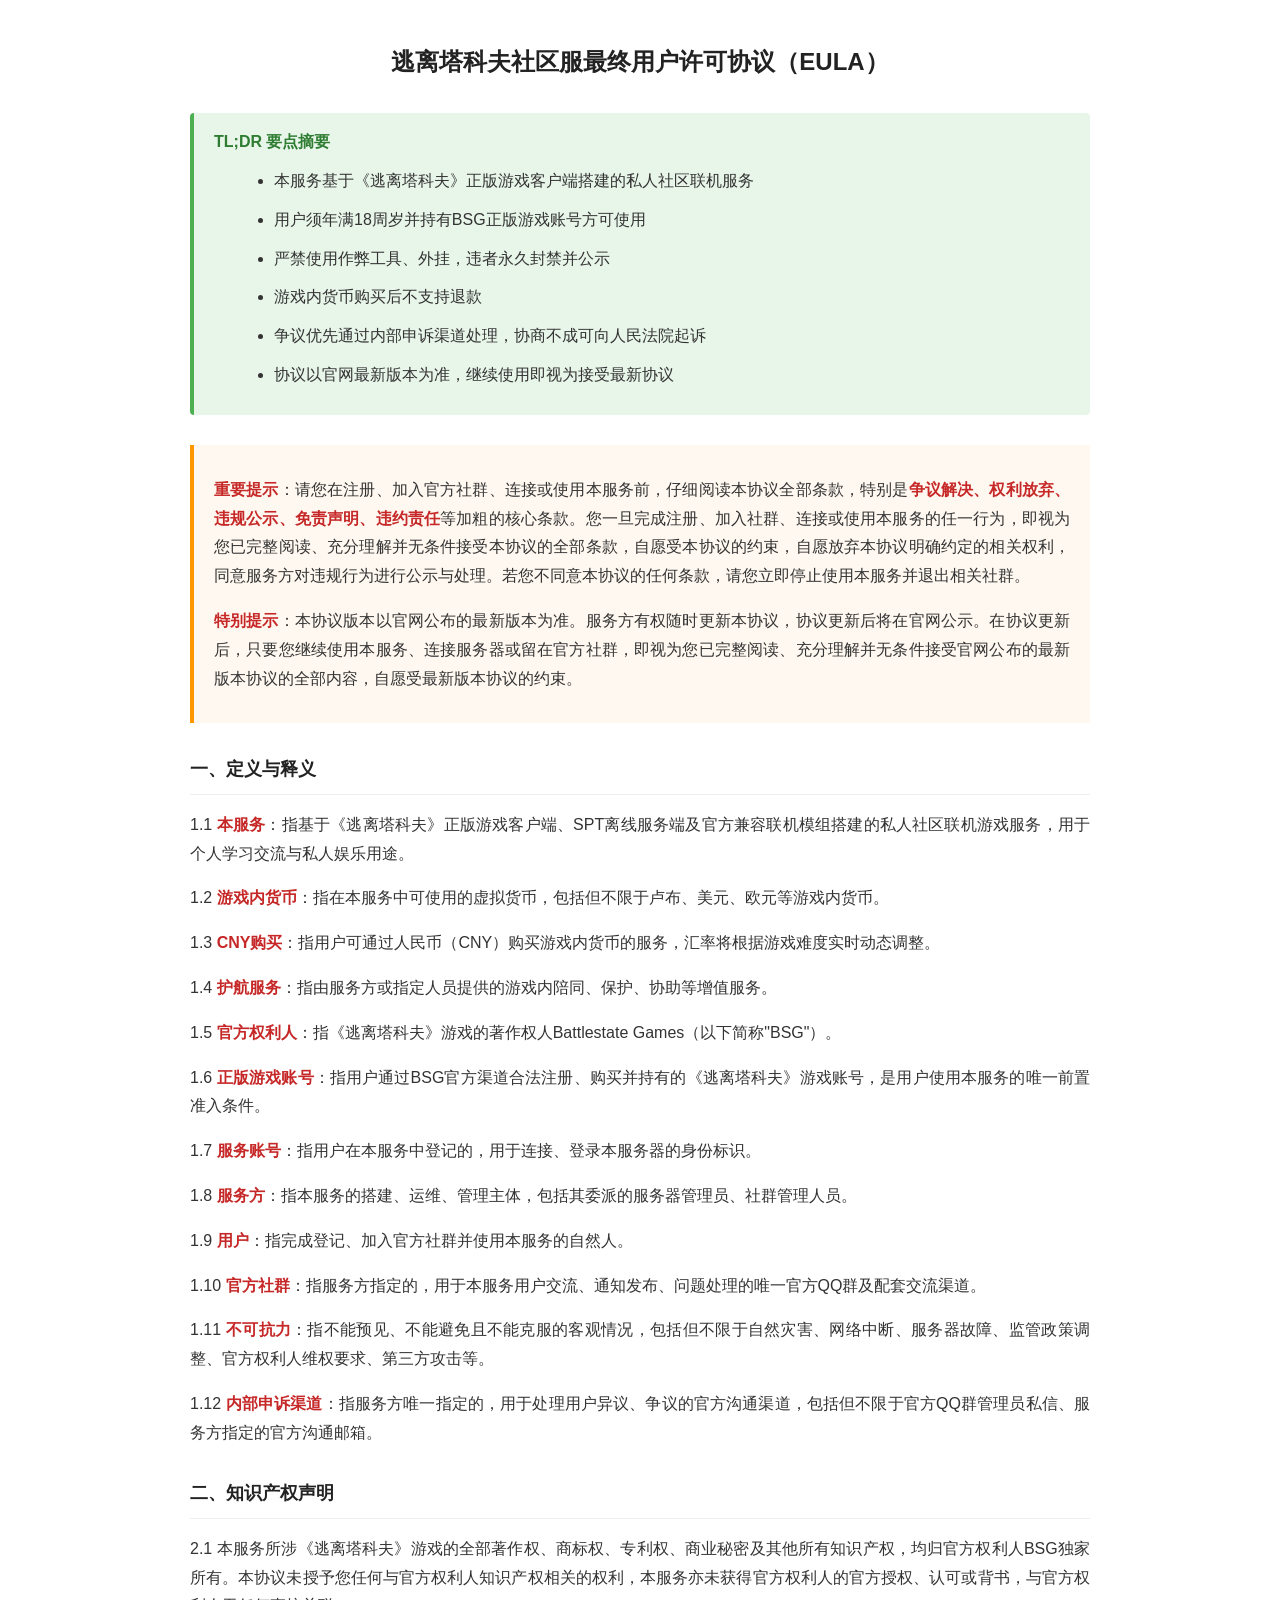
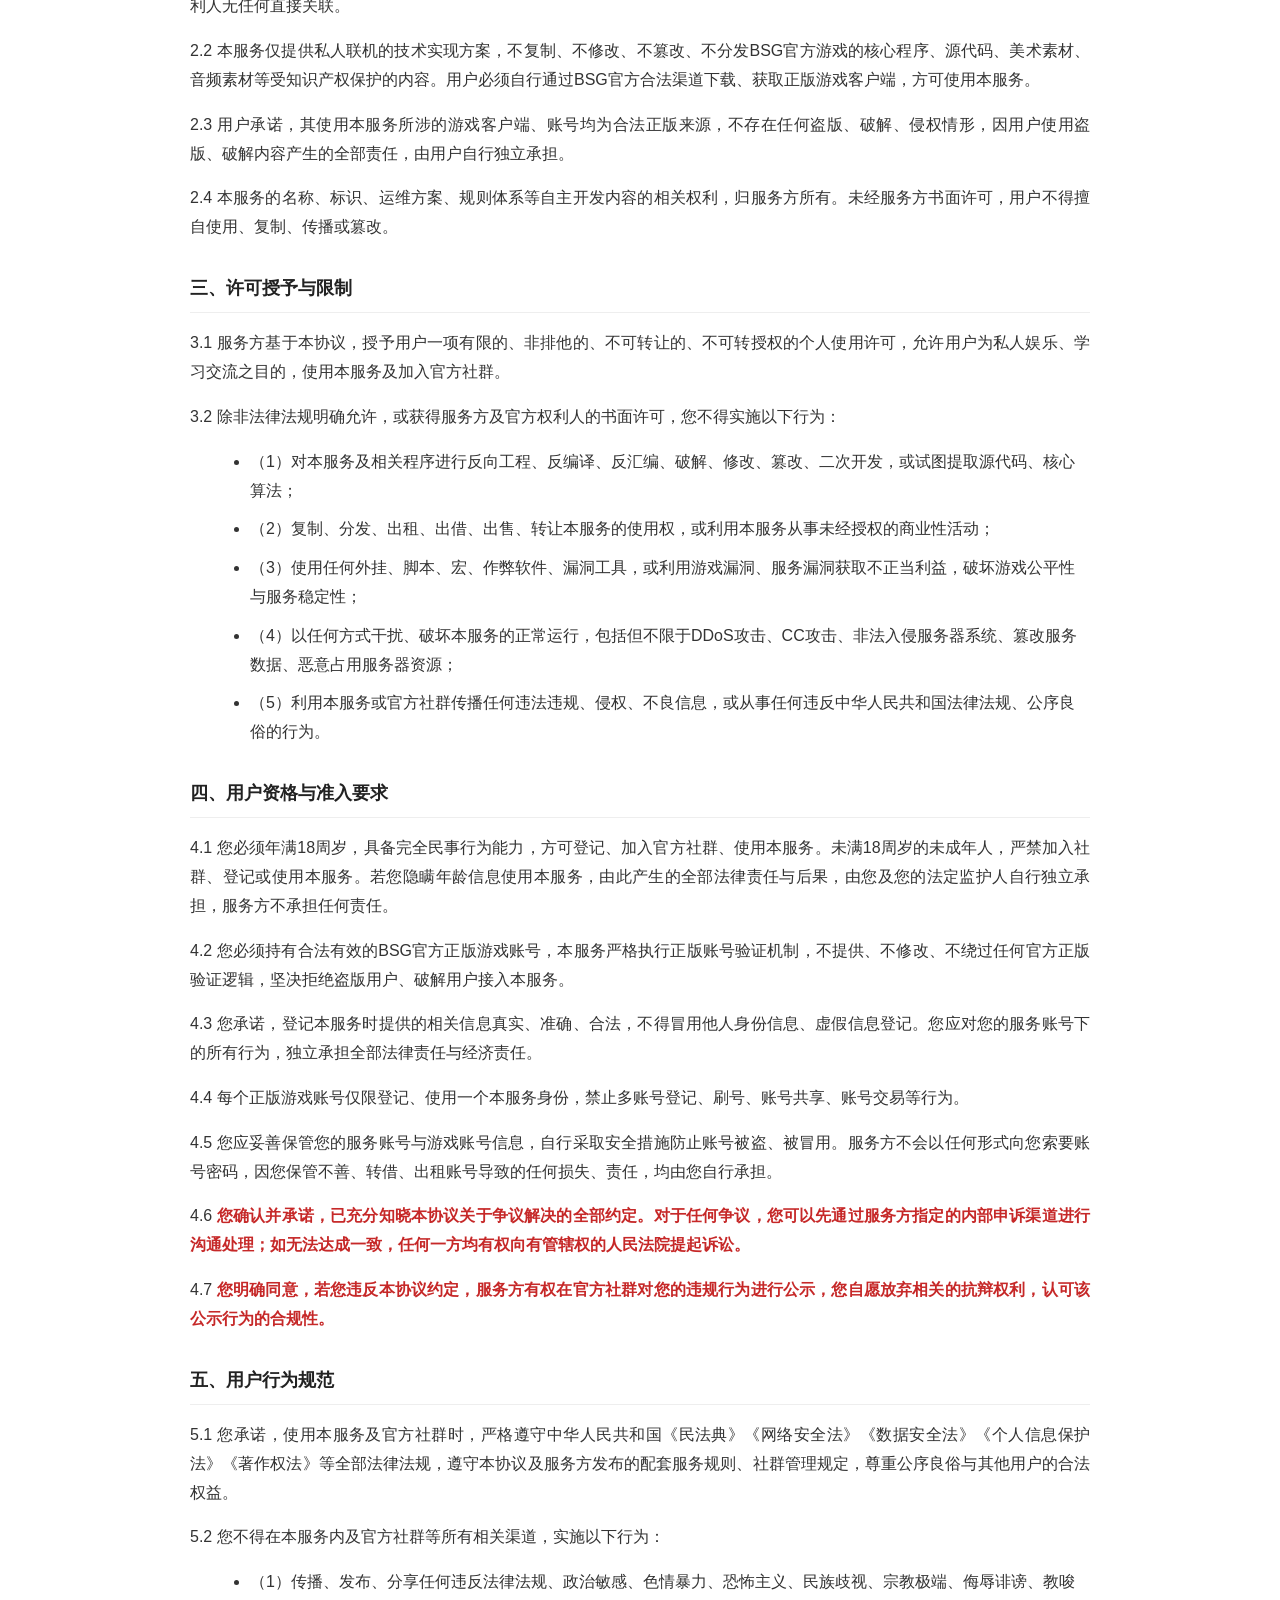
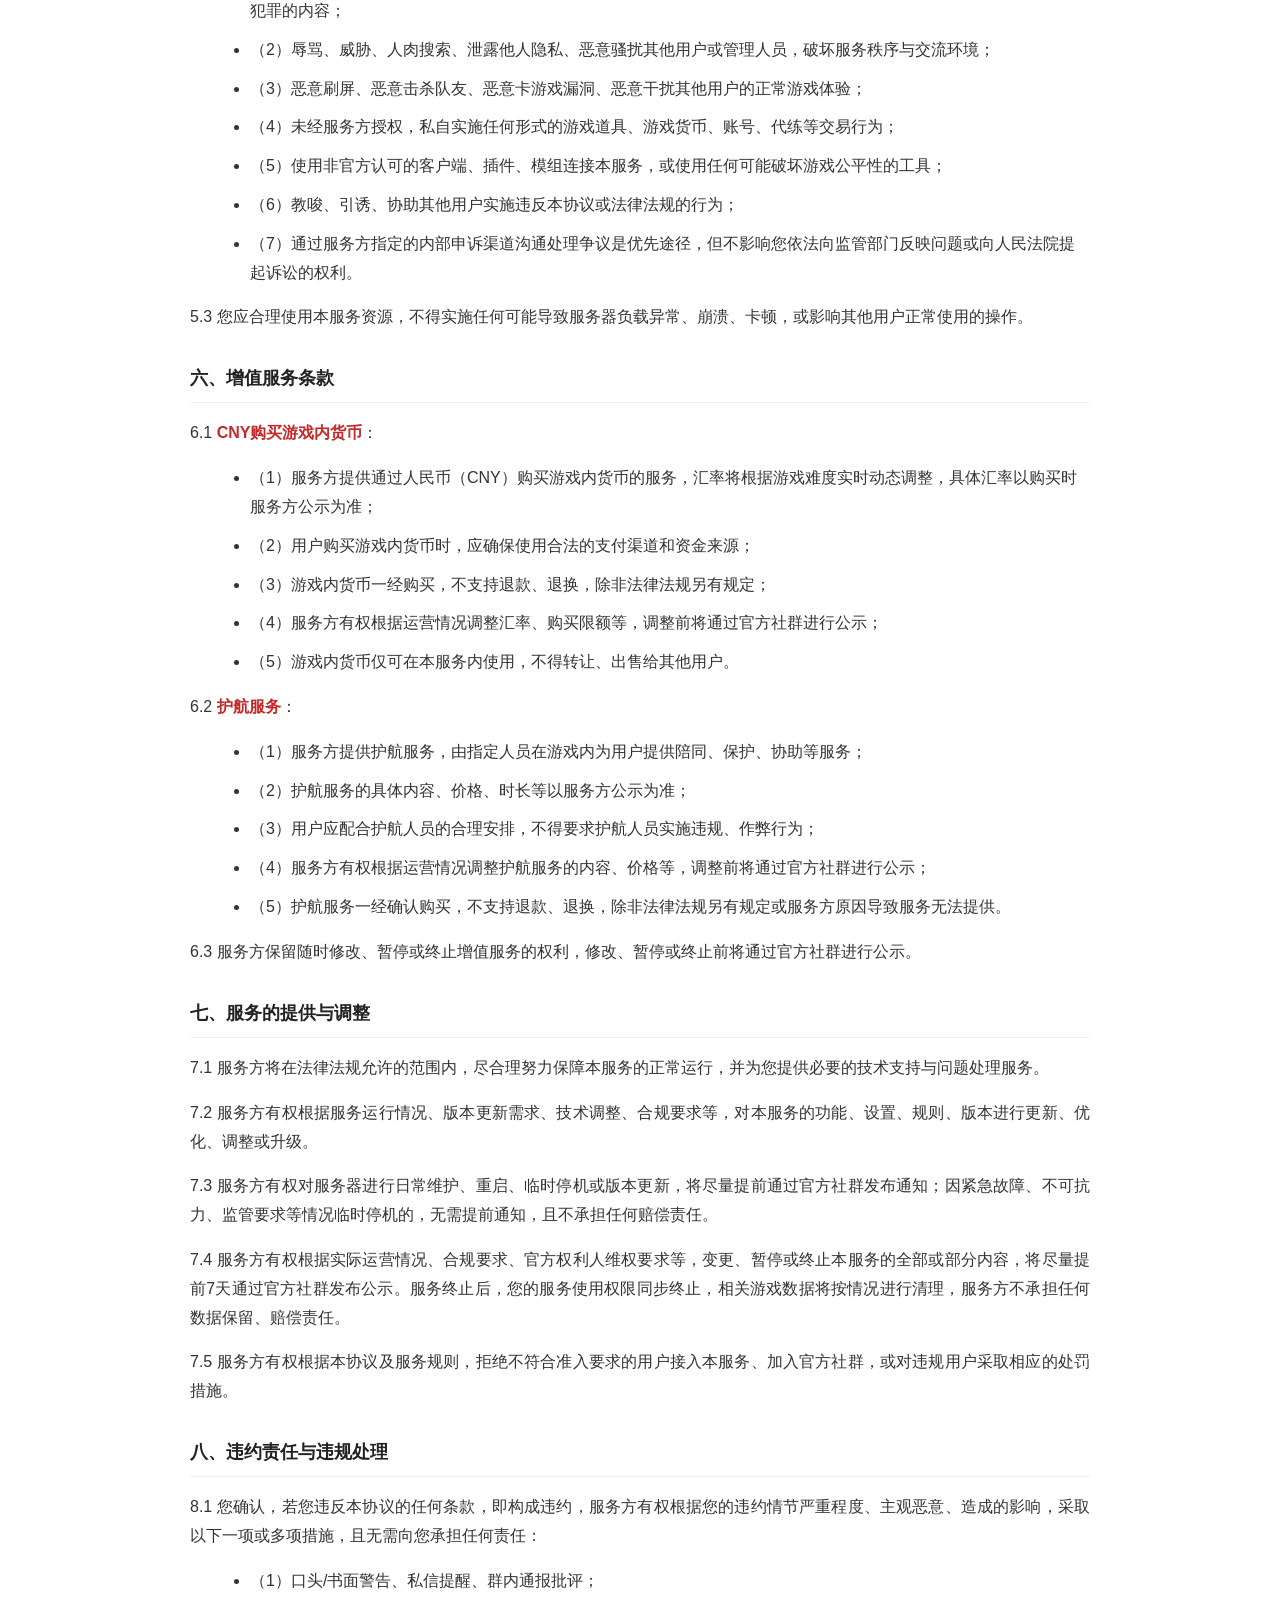
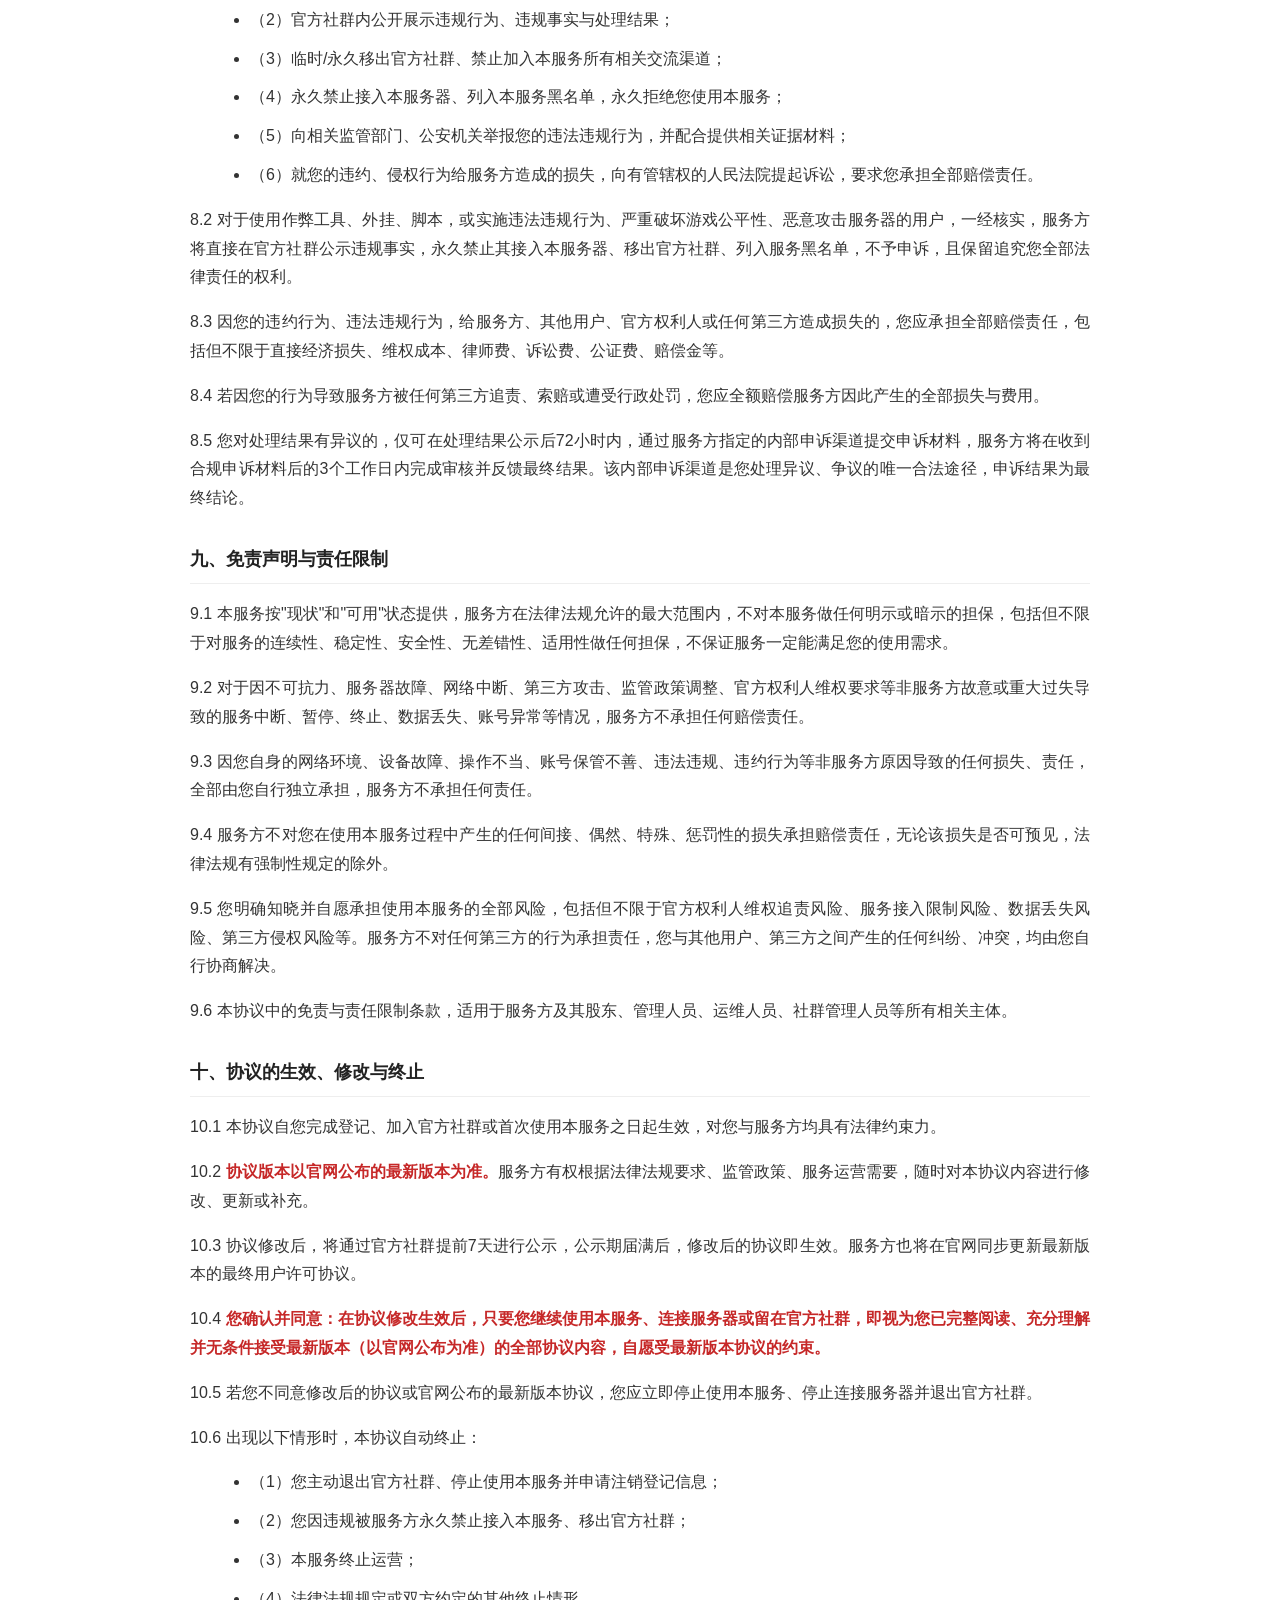
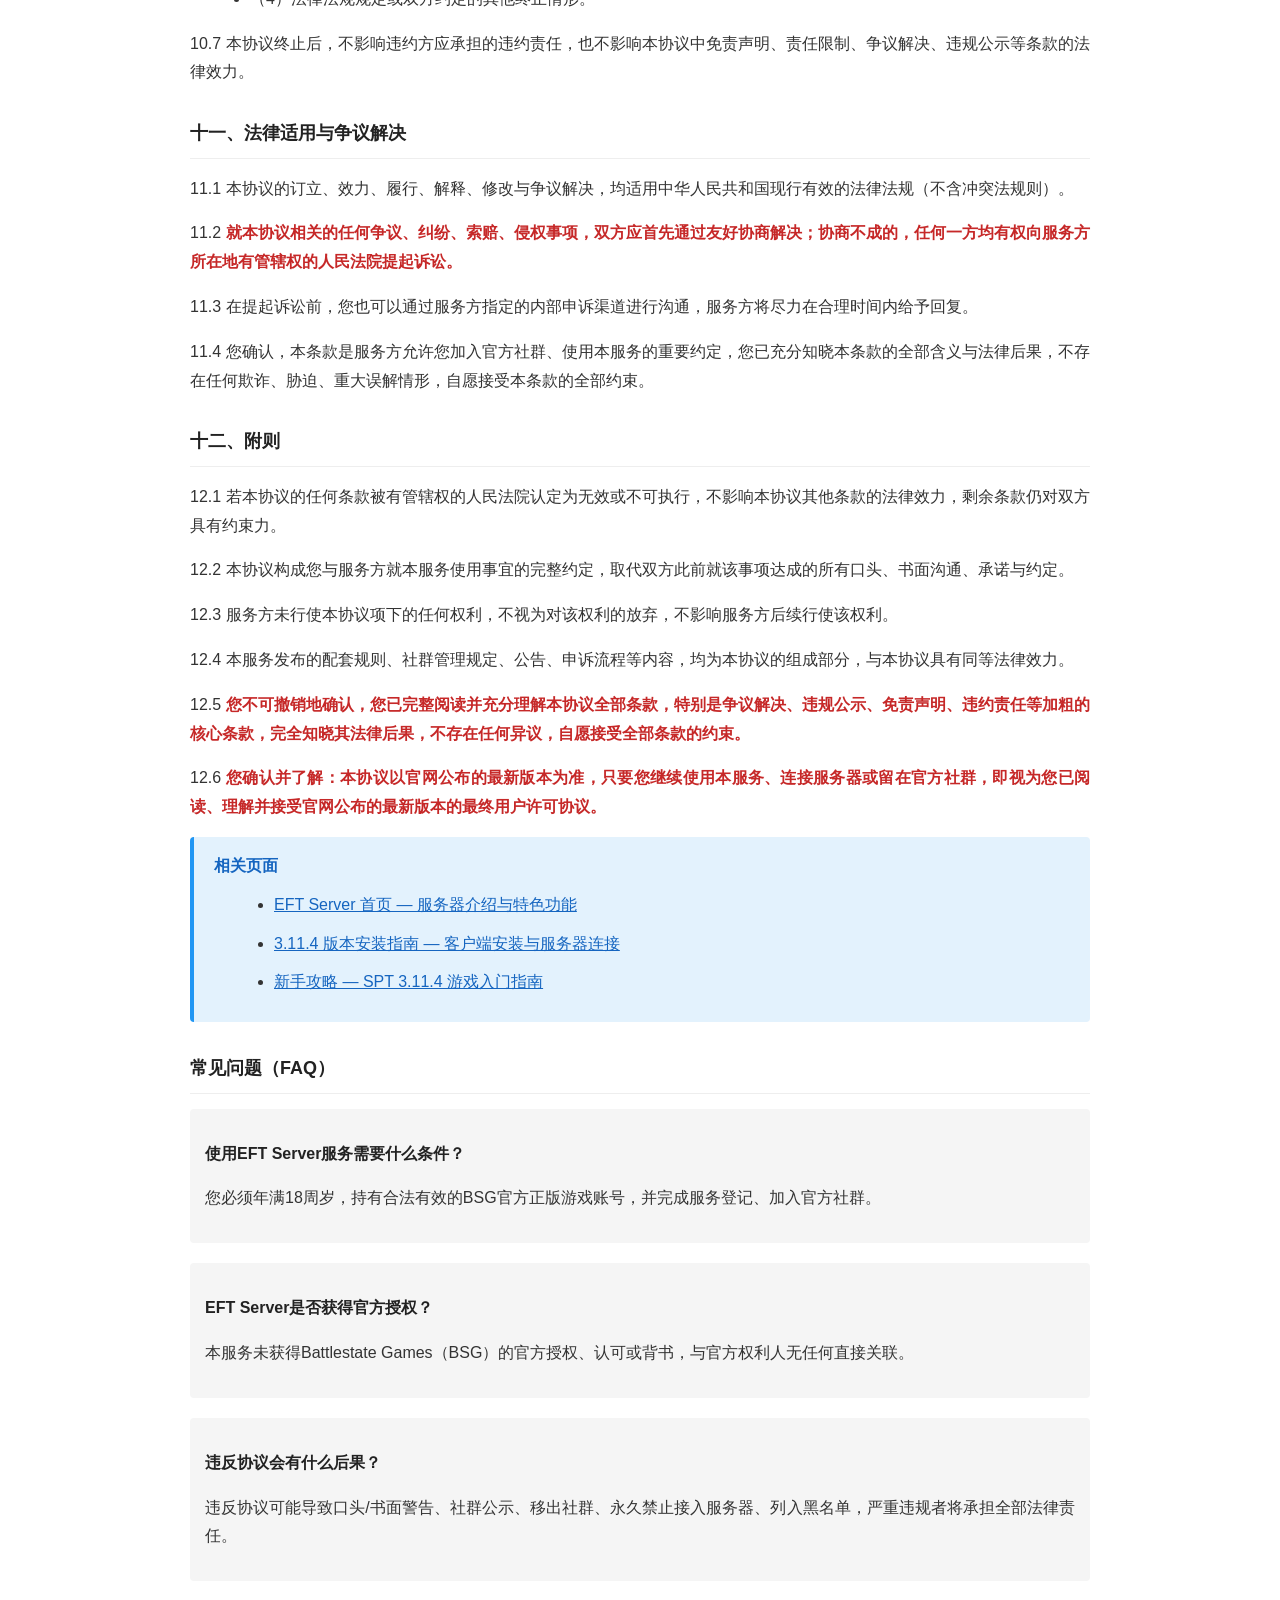
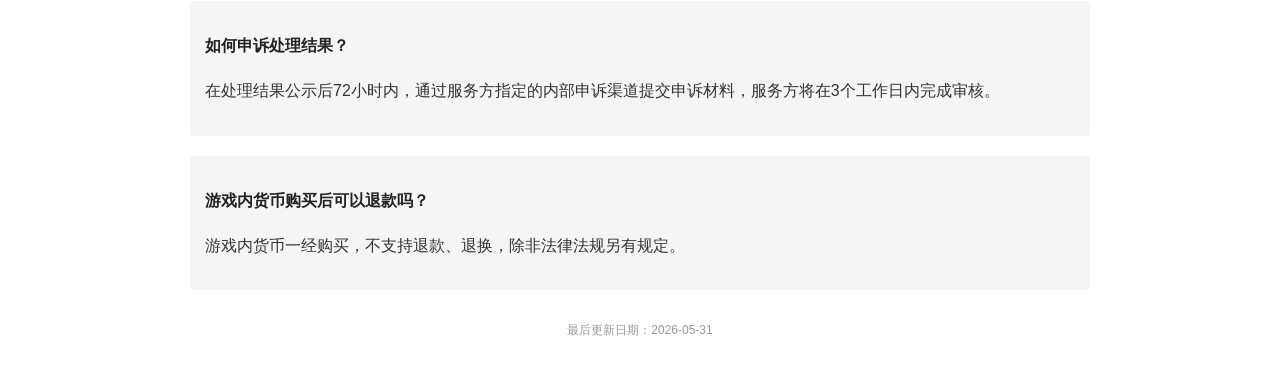
<file: docs/EULA.html>
<!doctype html>
<html lang="zh-CN">
  <head>
    <meta charset="UTF-8" />
    <meta name="viewport" content="width=device-width, initial-scale=1.0" />
    <meta
      name="description"
      content="逃离塔科夫社区服最终用户许可协议（EULA）— 服务使用条款、知识产权声明、用户行为规范、增值服务条款、免责声明与争议解决机制。"
    />
    <meta
      property="og:title"
      content="逃离塔科夫社区服最终用户许可协议（EULA）"
    />
    <meta
      property="og:description"
      content="逃离塔科夫社区服最终用户许可协议（EULA）— 服务使用条款、知识产权声明、用户行为规范、增值服务条款、免责声明与争议解决机制。"
    />
    <meta property="og:type" content="article" />
    <meta
      property="og:url"
      content="https://eftserver.yzy15.dpdns.org/EULA.html"
    />
    <meta property="og:site_name" content="EFT Server" />
    <meta property="og:locale" content="zh_CN" />
    <link rel="canonical" href="https://eftserver.yzy15.dpdns.org/EULA.html" />
    <title>逃离塔科夫社区服最终用户许可协议（EULA）</title>
    <style>
      body {
        font-family: "Microsoft YaHei", "PingFang SC", sans-serif;
        line-height: 1.8;
        max-width: 900px;
        margin: 40px auto;
        padding: 0 20px;
        color: #333;
      }
      h1 {
        text-align: center;
        font-size: 24px;
        margin-bottom: 30px;
        color: #222;
      }
      h2 {
        font-size: 18px;
        margin-top: 30px;
        margin-bottom: 15px;
        color: #222;
        border-bottom: 1px solid #eee;
        padding-bottom: 8px;
      }
      .important-notice {
        background-color: #fff8f0;
        border-left: 4px solid #ff9800;
        padding: 15px 20px;
        margin-bottom: 30px;
      }
      p {
        margin-bottom: 15px;
        text-align: justify;
      }
      strong {
        color: #c62828;
        font-weight: 600;
      }
      ul {
        margin-left: 20px;
        margin-bottom: 15px;
      }
      li {
        margin-bottom: 10px;
      }
    </style>
    <script type="application/ld+json">
      {
        "@context": "https://schema.org",
        "@type": "Article",
        "headline": "逃离塔科夫社区服最终用户许可协议（EULA）",
        "description": "逃离塔科夫社区服最终用户许可协议（EULA）— 服务使用条款、知识产权声明、用户行为规范、增值服务条款、免责声明与争议解决机制。",
        "url": "https://eftserver.yzy15.dpdns.org/EULA.html",
        "datePublished": "2024-01-01",
        "dateModified": "2026-05-31",
        "author": {
          "@type": "Organization",
          "name": "EFT Server Team",
          "url": "https://eftserver.yzy15.dpdns.org/"
        },
        "publisher": {
          "@type": "Organization",
          "name": "EFT Server",
          "url": "https://eftserver.yzy15.dpdns.org/",
          "logo": {
            "@type": "ImageObject",
            "url": "https://eftserver.yzy15.dpdns.org/favicon.ico"
          }
        },
        "mainEntityOfPage": {
          "@type": "WebPage",
          "@id": "https://eftserver.yzy15.dpdns.org/EULA.html"
        }
      }
    </script>
    <script type="application/ld+json">
      {
        "@context": "https://schema.org",
        "@type": "FAQPage",
        "mainEntity": [
          {
            "@type": "Question",
            "name": "使用EFT Server服务需要什么条件？",
            "acceptedAnswer": {
              "@type": "Answer",
              "text": "您必须年满18周岁，持有合法有效的BSG官方正版游戏账号，并完成服务登记、加入官方社群。"
            }
          },
          {
            "@type": "Question",
            "name": "EFT Server是否获得官方授权？",
            "acceptedAnswer": {
              "@type": "Answer",
              "text": "本服务未获得Battlestate Games（BSG）的官方授权、认可或背书，与官方权利人无任何直接关联。"
            }
          },
          {
            "@type": "Question",
            "name": "违反协议会有什么后果？",
            "acceptedAnswer": {
              "@type": "Answer",
              "text": "违反协议可能导致口头/书面警告、社群公示、移出社群、永久禁止接入服务器、列入黑名单，严重违规者将承担全部法律责任。"
            }
          },
          {
            "@type": "Question",
            "name": "如何申诉处理结果？",
            "acceptedAnswer": {
              "@type": "Answer",
              "text": "在处理结果公示后72小时内，通过服务方指定的内部申诉渠道（官方QQ群管理员私信或指定邮箱）提交申诉材料，服务方将在3个工作日内完成审核。"
            }
          },
          {
            "@type": "Question",
            "name": "游戏内货币购买后可以退款吗？",
            "acceptedAnswer": {
              "@type": "Answer",
              "text": "游戏内货币一经购买，不支持退款、退换，除非法律法规另有规定。"
            }
          }
        ]
      }
    </script>
    <script type="application/ld+json">
      {
        "@context": "https://schema.org",
        "@type": "BreadcrumbList",
        "itemListElement": [
          {
            "@type": "ListItem",
            "position": 1,
            "name": "首页",
            "item": "https://eftserver.yzy15.dpdns.org/"
          },
          {
            "@type": "ListItem",
            "position": 2,
            "name": "最终用户许可协议",
            "item": "https://eftserver.yzy15.dpdns.org/EULA.html"
          }
        ]
      }
    </script>
  </head>
  <body>
    <h1>逃离塔科夫社区服最终用户许可协议（EULA）</h1>

    <div
      style="
        background-color: #e8f5e9;
        border-left: 4px solid #4caf50;
        padding: 15px 20px;
        margin-bottom: 30px;
        border-radius: 4px;
      "
    >
      <p style="margin: 0; font-weight: bold; color: #2e7d32">TL;DR 要点摘要</p>
      <ul style="margin: 10px 0 0 20px; color: #333">
        <li>本服务基于《逃离塔科夫》正版游戏客户端搭建的私人社区联机服务</li>
        <li>用户须年满18周岁并持有BSG正版游戏账号方可使用</li>
        <li>严禁使用作弊工具、外挂，违者永久封禁并公示</li>
        <li>游戏内货币购买后不支持退款</li>
        <li>争议优先通过内部申诉渠道处理，协商不成可向人民法院起诉</li>
        <li>协议以官网最新版本为准，继续使用即视为接受最新协议</li>
      </ul>
    </div>

    <div class="important-notice">
      <p>
        <strong>重要提示</strong
        >：请您在注册、加入官方社群、连接或使用本服务前，仔细阅读本协议全部条款，特别是<strong>争议解决、权利放弃、违规公示、免责声明、违约责任</strong>等加粗的核心条款。您一旦完成注册、加入社群、连接或使用本服务的任一行为，即视为您已完整阅读、充分理解并无条件接受本协议的全部条款，自愿受本协议的约束，自愿放弃本协议明确约定的相关权利，同意服务方对违规行为进行公示与处理。若您不同意本协议的任何条款，请您立即停止使用本服务并退出相关社群。
      </p>
      <p>
        <strong>特别提示</strong
        >：本协议版本以官网公布的最新版本为准。服务方有权随时更新本协议，协议更新后将在官网公示。在协议更新后，只要您继续使用本服务、连接服务器或留在官方社群，即视为您已完整阅读、充分理解并无条件接受官网公布的最新版本协议的全部内容，自愿受最新版本协议的约束。
      </p>
    </div>

    <h2>一、定义与释义</h2>
    <p>
      1.1
      <strong>本服务</strong
      >：指基于《逃离塔科夫》正版游戏客户端、SPT离线服务端及官方兼容联机模组搭建的私人社区联机游戏服务，用于个人学习交流与私人娱乐用途。
    </p>
    <p>
      1.2
      <strong>游戏内货币</strong
      >：指在本服务中可使用的虚拟货币，包括但不限于卢布、美元、欧元等游戏内货币。
    </p>
    <p>
      1.3
      <strong>CNY购买</strong
      >：指用户可通过人民币（CNY）购买游戏内货币的服务，汇率将根据游戏难度实时动态调整。
    </p>
    <p>
      1.4
      <strong>护航服务</strong
      >：指由服务方或指定人员提供的游戏内陪同、保护、协助等增值服务。
    </p>
    <p>
      1.5 <strong>官方权利人</strong>：指《逃离塔科夫》游戏的著作权人Battlestate
      Games（以下简称"BSG"）。
    </p>
    <p>
      1.6
      <strong>正版游戏账号</strong
      >：指用户通过BSG官方渠道合法注册、购买并持有的《逃离塔科夫》游戏账号，是用户使用本服务的唯一前置准入条件。
    </p>
    <p>
      1.7
      <strong>服务账号</strong
      >：指用户在本服务中登记的，用于连接、登录本服务器的身份标识。
    </p>
    <p>
      1.8
      <strong>服务方</strong
      >：指本服务的搭建、运维、管理主体，包括其委派的服务器管理员、社群管理人员。
    </p>
    <p>
      1.9 <strong>用户</strong>：指完成登记、加入官方社群并使用本服务的自然人。
    </p>
    <p>
      1.10
      <strong>官方社群</strong
      >：指服务方指定的，用于本服务用户交流、通知发布、问题处理的唯一官方QQ群及配套交流渠道。
    </p>
    <p>
      1.11
      <strong>不可抗力</strong
      >：指不能预见、不能避免且不能克服的客观情况，包括但不限于自然灾害、网络中断、服务器故障、监管政策调整、官方权利人维权要求、第三方攻击等。
    </p>
    <p>
      1.12
      <strong>内部申诉渠道</strong
      >：指服务方唯一指定的，用于处理用户异议、争议的官方沟通渠道，包括但不限于官方QQ群管理员私信、服务方指定的官方沟通邮箱。
    </p>

    <h2>二、知识产权声明</h2>
    <p>
      2.1
      本服务所涉《逃离塔科夫》游戏的全部著作权、商标权、专利权、商业秘密及其他所有知识产权，均归官方权利人BSG独家所有。本协议未授予您任何与官方权利人知识产权相关的权利，本服务亦未获得官方权利人的官方授权、认可或背书，与官方权利人无任何直接关联。
    </p>
    <p>
      2.2
      本服务仅提供私人联机的技术实现方案，不复制、不修改、不篡改、不分发BSG官方游戏的核心程序、源代码、美术素材、音频素材等受知识产权保护的内容。用户必须自行通过BSG官方合法渠道下载、获取正版游戏客户端，方可使用本服务。
    </p>
    <p>
      2.3
      用户承诺，其使用本服务所涉的游戏客户端、账号均为合法正版来源，不存在任何盗版、破解、侵权情形，因用户使用盗版、破解内容产生的全部责任，由用户自行独立承担。
    </p>
    <p>
      2.4
      本服务的名称、标识、运维方案、规则体系等自主开发内容的相关权利，归服务方所有。未经服务方书面许可，用户不得擅自使用、复制、传播或篡改。
    </p>

    <h2>三、许可授予与限制</h2>
    <p>
      3.1
      服务方基于本协议，授予用户一项有限的、非排他的、不可转让的、不可转授权的个人使用许可，允许用户为私人娱乐、学习交流之目的，使用本服务及加入官方社群。
    </p>
    <p>
      3.2
      除非法律法规明确允许，或获得服务方及官方权利人的书面许可，您不得实施以下行为：
    </p>
    <ul>
      <li>
        （1）对本服务及相关程序进行反向工程、反编译、反汇编、破解、修改、篡改、二次开发，或试图提取源代码、核心算法；
      </li>
      <li>
        （2）复制、分发、出租、出借、出售、转让本服务的使用权，或利用本服务从事未经授权的商业性活动；
      </li>
      <li>
        （3）使用任何外挂、脚本、宏、作弊软件、漏洞工具，或利用游戏漏洞、服务漏洞获取不正当利益，破坏游戏公平性与服务稳定性；
      </li>
      <li>
        （4）以任何方式干扰、破坏本服务的正常运行，包括但不限于DDoS攻击、CC攻击、非法入侵服务器系统、篡改服务数据、恶意占用服务器资源；
      </li>
      <li>
        （5）利用本服务或官方社群传播任何违法违规、侵权、不良信息，或从事任何违反中华人民共和国法律法规、公序良俗的行为。
      </li>
    </ul>

    <h2>四、用户资格与准入要求</h2>
    <p>
      4.1
      您必须年满18周岁，具备完全民事行为能力，方可登记、加入官方社群、使用本服务。未满18周岁的未成年人，严禁加入社群、登记或使用本服务。若您隐瞒年龄信息使用本服务，由此产生的全部法律责任与后果，由您及您的法定监护人自行独立承担，服务方不承担任何责任。
    </p>
    <p>
      4.2
      您必须持有合法有效的BSG官方正版游戏账号，本服务严格执行正版账号验证机制，不提供、不修改、不绕过任何官方正版验证逻辑，坚决拒绝盗版用户、破解用户接入本服务。
    </p>
    <p>
      4.3
      您承诺，登记本服务时提供的相关信息真实、准确、合法，不得冒用他人身份信息、虚假信息登记。您应对您的服务账号下的所有行为，独立承担全部法律责任与经济责任。
    </p>
    <p>
      4.4
      每个正版游戏账号仅限登记、使用一个本服务身份，禁止多账号登记、刷号、账号共享、账号交易等行为。
    </p>
    <p>
      4.5
      您应妥善保管您的服务账号与游戏账号信息，自行采取安全措施防止账号被盗、被冒用。服务方不会以任何形式向您索要账号密码，因您保管不善、转借、出租账号导致的任何损失、责任，均由您自行承担。
    </p>
    <p>
      4.6
      <strong
        >您确认并承诺，已充分知晓本协议关于争议解决的全部约定。对于任何争议，您可以先通过服务方指定的内部申诉渠道进行沟通处理；如无法达成一致，任何一方均有权向有管辖权的人民法院提起诉讼。</strong
      >
    </p>
    <p>
      4.7
      <strong
        >您明确同意，若您违反本协议约定，服务方有权在官方社群对您的违规行为进行公示，您自愿放弃相关的抗辩权利，认可该公示行为的合规性。</strong
      >
    </p>

    <h2>五、用户行为规范</h2>
    <p>
      5.1
      您承诺，使用本服务及官方社群时，严格遵守中华人民共和国《民法典》《网络安全法》《数据安全法》《个人信息保护法》《著作权法》等全部法律法规，遵守本协议及服务方发布的配套服务规则、社群管理规定，尊重公序良俗与其他用户的合法权益。
    </p>
    <p>5.2 您不得在本服务内及官方社群等所有相关渠道，实施以下行为：</p>
    <ul>
      <li>
        （1）传播、发布、分享任何违反法律法规、政治敏感、色情暴力、恐怖主义、民族歧视、宗教极端、侮辱诽谤、教唆犯罪的内容；
      </li>
      <li>
        （2）辱骂、威胁、人肉搜索、泄露他人隐私、恶意骚扰其他用户或管理人员，破坏服务秩序与交流环境；
      </li>
      <li>
        （3）恶意刷屏、恶意击杀队友、恶意卡游戏漏洞、恶意干扰其他用户的正常游戏体验；
      </li>
      <li>
        （4）未经服务方授权，私自实施任何形式的游戏道具、游戏货币、账号、代练等交易行为；
      </li>
      <li>
        （5）使用非官方认可的客户端、插件、模组连接本服务，或使用任何可能破坏游戏公平性的工具；
      </li>
      <li>（6）教唆、引诱、协助其他用户实施违反本协议或法律法规的行为；</li>
      <li>
        （7）通过服务方指定的内部申诉渠道沟通处理争议是优先途径，但不影响您依法向监管部门反映问题或向人民法院提起诉讼的权利。
      </li>
    </ul>
    <p>
      5.3
      您应合理使用本服务资源，不得实施任何可能导致服务器负载异常、崩溃、卡顿，或影响其他用户正常使用的操作。
    </p>

    <h2>六、增值服务条款</h2>
    <p>6.1 <strong>CNY购买游戏内货币</strong>：</p>
    <ul>
      <li>
        （1）服务方提供通过人民币（CNY）购买游戏内货币的服务，汇率将根据游戏难度实时动态调整，具体汇率以购买时服务方公示为准；
      </li>
      <li>（2）用户购买游戏内货币时，应确保使用合法的支付渠道和资金来源；</li>
      <li>（3）游戏内货币一经购买，不支持退款、退换，除非法律法规另有规定；</li>
      <li>
        （4）服务方有权根据运营情况调整汇率、购买限额等，调整前将通过官方社群进行公示；
      </li>
      <li>（5）游戏内货币仅可在本服务内使用，不得转让、出售给其他用户。</li>
    </ul>
    <p>6.2 <strong>护航服务</strong>：</p>
    <ul>
      <li>
        （1）服务方提供护航服务，由指定人员在游戏内为用户提供陪同、保护、协助等服务；
      </li>
      <li>（2）护航服务的具体内容、价格、时长等以服务方公示为准；</li>
      <li>
        （3）用户应配合护航人员的合理安排，不得要求护航人员实施违规、作弊行为；
      </li>
      <li>
        （4）服务方有权根据运营情况调整护航服务的内容、价格等，调整前将通过官方社群进行公示；
      </li>
      <li>
        （5）护航服务一经确认购买，不支持退款、退换，除非法律法规另有规定或服务方原因导致服务无法提供。
      </li>
    </ul>
    <p>
      6.3
      服务方保留随时修改、暂停或终止增值服务的权利，修改、暂停或终止前将通过官方社群进行公示。
    </p>

    <h2>七、服务的提供与调整</h2>
    <p>
      7.1
      服务方将在法律法规允许的范围内，尽合理努力保障本服务的正常运行，并为您提供必要的技术支持与问题处理服务。
    </p>
    <p>
      7.2
      服务方有权根据服务运行情况、版本更新需求、技术调整、合规要求等，对本服务的功能、设置、规则、版本进行更新、优化、调整或升级。
    </p>
    <p>
      7.3
      服务方有权对服务器进行日常维护、重启、临时停机或版本更新，将尽量提前通过官方社群发布通知；因紧急故障、不可抗力、监管要求等情况临时停机的，无需提前通知，且不承担任何赔偿责任。
    </p>
    <p>
      7.4
      服务方有权根据实际运营情况、合规要求、官方权利人维权要求等，变更、暂停或终止本服务的全部或部分内容，将尽量提前7天通过官方社群发布公示。服务终止后，您的服务使用权限同步终止，相关游戏数据将按情况进行清理，服务方不承担任何数据保留、赔偿责任。
    </p>
    <p>
      7.5
      服务方有权根据本协议及服务规则，拒绝不符合准入要求的用户接入本服务、加入官方社群，或对违规用户采取相应的处罚措施。
    </p>

    <h2>八、违约责任与违规处理</h2>
    <p>
      8.1
      您确认，若您违反本协议的任何条款，即构成违约，服务方有权根据您的违约情节严重程度、主观恶意、造成的影响，采取以下一项或多项措施，且无需向您承担任何责任：
    </p>
    <ul>
      <li>（1）口头/书面警告、私信提醒、群内通报批评；</li>
      <li>（2）官方社群内公开展示违规行为、违规事实与处理结果；</li>
      <li>（3）临时/永久移出官方社群、禁止加入本服务所有相关交流渠道；</li>
      <li>
        （4）永久禁止接入本服务器、列入本服务黑名单，永久拒绝您使用本服务；
      </li>
      <li>
        （5）向相关监管部门、公安机关举报您的违法违规行为，并配合提供相关证据材料；
      </li>
      <li>
        （6）就您的违约、侵权行为给服务方造成的损失，向有管辖权的人民法院提起诉讼，要求您承担全部赔偿责任。
      </li>
    </ul>
    <p>
      8.2
      对于使用作弊工具、外挂、脚本，或实施违法违规行为、严重破坏游戏公平性、恶意攻击服务器的用户，一经核实，服务方将直接在官方社群公示违规事实，永久禁止其接入本服务器、移出官方社群、列入服务黑名单，不予申诉，且保留追究您全部法律责任的权利。
    </p>
    <p>
      8.3
      因您的违约行为、违法违规行为，给服务方、其他用户、官方权利人或任何第三方造成损失的，您应承担全部赔偿责任，包括但不限于直接经济损失、维权成本、律师费、诉讼费、公证费、赔偿金等。
    </p>
    <p>
      8.4
      若因您的行为导致服务方被任何第三方追责、索赔或遭受行政处罚，您应全额赔偿服务方因此产生的全部损失与费用。
    </p>
    <p>
      8.5
      您对处理结果有异议的，仅可在处理结果公示后72小时内，通过服务方指定的内部申诉渠道提交申诉材料，服务方将在收到合规申诉材料后的3个工作日内完成审核并反馈最终结果。该内部申诉渠道是您处理异议、争议的唯一合法途径，申诉结果为最终结论。
    </p>

    <h2>九、免责声明与责任限制</h2>
    <p>
      9.1
      本服务按"现状"和"可用"状态提供，服务方在法律法规允许的最大范围内，不对本服务做任何明示或暗示的担保，包括但不限于对服务的连续性、稳定性、安全性、无差错性、适用性做任何担保，不保证服务一定能满足您的使用需求。
    </p>
    <p>
      9.2
      对于因不可抗力、服务器故障、网络中断、第三方攻击、监管政策调整、官方权利人维权要求等非服务方故意或重大过失导致的服务中断、暂停、终止、数据丢失、账号异常等情况，服务方不承担任何赔偿责任。
    </p>
    <p>
      9.3
      因您自身的网络环境、设备故障、操作不当、账号保管不善、违法违规、违约行为等非服务方原因导致的任何损失、责任，全部由您自行独立承担，服务方不承担任何责任。
    </p>
    <p>
      9.4
      服务方不对您在使用本服务过程中产生的任何间接、偶然、特殊、惩罚性的损失承担赔偿责任，无论该损失是否可预见，法律法规有强制性规定的除外。
    </p>
    <p>
      9.5
      您明确知晓并自愿承担使用本服务的全部风险，包括但不限于官方权利人维权追责风险、服务接入限制风险、数据丢失风险、第三方侵权风险等。服务方不对任何第三方的行为承担责任，您与其他用户、第三方之间产生的任何纠纷、冲突，均由您自行协商解决。
    </p>
    <p>
      9.6
      本协议中的免责与责任限制条款，适用于服务方及其股东、管理人员、运维人员、社群管理人员等所有相关主体。
    </p>

    <h2>十、协议的生效、修改与终止</h2>
    <p>
      10.1
      本协议自您完成登记、加入官方社群或首次使用本服务之日起生效，对您与服务方均具有法律约束力。
    </p>
    <p>
      10.2
      <strong>协议版本以官网公布的最新版本为准。</strong
      >服务方有权根据法律法规要求、监管政策、服务运营需要，随时对本协议内容进行修改、更新或补充。
    </p>
    <p>
      10.3
      协议修改后，将通过官方社群提前7天进行公示，公示期届满后，修改后的协议即生效。服务方也将在官网同步更新最新版本的最终用户许可协议。
    </p>
    <p>
      10.4
      <strong
        >您确认并同意：在协议修改生效后，只要您继续使用本服务、连接服务器或留在官方社群，即视为您已完整阅读、充分理解并无条件接受最新版本（以官网公布为准）的全部协议内容，自愿受最新版本协议的约束。</strong
      >
    </p>
    <p>
      10.5
      若您不同意修改后的协议或官网公布的最新版本协议，您应立即停止使用本服务、停止连接服务器并退出官方社群。
    </p>
    <p>10.6 出现以下情形时，本协议自动终止：</p>
    <ul>
      <li>（1）您主动退出官方社群、停止使用本服务并申请注销登记信息；</li>
      <li>（2）您因违规被服务方永久禁止接入本服务、移出官方社群；</li>
      <li>（3）本服务终止运营；</li>
      <li>（4）法律法规规定或双方约定的其他终止情形。</li>
    </ul>
    <p>
      10.7
      本协议终止后，不影响违约方应承担的违约责任，也不影响本协议中免责声明、责任限制、争议解决、违规公示等条款的法律效力。
    </p>
    <h2>十一、法律适用与争议解决</h2>
    <p>
      11.1
      本协议的订立、效力、履行、解释、修改与争议解决，均适用中华人民共和国现行有效的法律法规（不含冲突法规则）。
    </p>
    <p>
      11.2
      <strong
        >就本协议相关的任何争议、纠纷、索赔、侵权事项，双方应首先通过友好协商解决；协商不成的，任何一方均有权向服务方所在地有管辖权的人民法院提起诉讼。</strong
      >
    </p>
    <p>
      11.3
      在提起诉讼前，您也可以通过服务方指定的内部申诉渠道进行沟通，服务方将尽力在合理时间内给予回复。
    </p>
    <p>
      11.4
      您确认，本条款是服务方允许您加入官方社群、使用本服务的重要约定，您已充分知晓本条款的全部含义与法律后果，不存在任何欺诈、胁迫、重大误解情形，自愿接受本条款的全部约束。
    </p>

    <h2>十二、附则</h2>
    <p>
      12.1
      若本协议的任何条款被有管辖权的人民法院认定为无效或不可执行，不影响本协议其他条款的法律效力，剩余条款仍对双方具有约束力。
    </p>
    <p>
      12.2
      本协议构成您与服务方就本服务使用事宜的完整约定，取代双方此前就该事项达成的所有口头、书面沟通、承诺与约定。
    </p>
    <p>
      12.3
      服务方未行使本协议项下的任何权利，不视为对该权利的放弃，不影响服务方后续行使该权利。
    </p>
    <p>
      12.4
      本服务发布的配套规则、社群管理规定、公告、申诉流程等内容，均为本协议的组成部分，与本协议具有同等法律效力。
    </p>
    <p>
      12.5
      <strong
        >您不可撤销地确认，您已完整阅读并充分理解本协议全部条款，特别是<strong>争议解决、违规公示、免责声明、违约责任</strong>等加粗的核心条款，完全知晓其法律后果，不存在任何异议，自愿接受全部条款的约束。</strong
      >
    </p>
    <p>
      12.6
      <strong
        >您确认并了解：本协议以官网公布的最新版本为准，只要您继续使用本服务、连接服务器或留在官方社群，即视为您已阅读、理解并接受官网公布的最新版本的最终用户许可协议。</strong
      >
    </p>
    <div
      style="
        background-color: #e3f2fd;
        border-left: 4px solid #2196f3;
        padding: 15px 20px;
        margin-bottom: 30px;
        border-radius: 4px;
      "
    >
      <p style="margin: 0; font-weight: bold; color: #1565c0">相关页面</p>
      <ul style="margin: 10px 0 0 20px">
        <li>
          <a href="index.html" style="color: #1565c0"
            >EFT Server 首页 — 服务器介绍与特色功能</a
          >
        </li>
        <li>
          <a href="guides/guide-3.11.html" style="color: #1565c0"
            >3.11.4 版本安装指南 — 客户端安装与服务器连接</a
          >
        </li>
        <li>
          <a href="guides/guide-beginner-0.16.html" style="color: #1565c0"
            >新手攻略 — SPT 3.11.4 游戏入门指南</a
          >
        </li>
      </ul>
    </div>

    <h2>常见问题（FAQ）</h2>
    <div
      style="
        margin-bottom: 20px;
        padding: 15px;
        background-color: #f5f5f5;
        border-radius: 4px;
      "
    >
      <h3 style="font-size: 16px; color: #222">
        使用EFT Server服务需要什么条件？
      </h3>
      <p>
        您必须年满18周岁，持有合法有效的BSG官方正版游戏账号，并完成服务登记、加入官方社群。
      </p>
    </div>
    <div
      style="
        margin-bottom: 20px;
        padding: 15px;
        background-color: #f5f5f5;
        border-radius: 4px;
      "
    >
      <h3 style="font-size: 16px; color: #222">EFT Server是否获得官方授权？</h3>
      <p>
        本服务未获得Battlestate
        Games（BSG）的官方授权、认可或背书，与官方权利人无任何直接关联。
      </p>
    </div>
    <div
      style="
        margin-bottom: 20px;
        padding: 15px;
        background-color: #f5f5f5;
        border-radius: 4px;
      "
    >
      <h3 style="font-size: 16px; color: #222">违反协议会有什么后果？</h3>
      <p>
        违反协议可能导致口头/书面警告、社群公示、移出社群、永久禁止接入服务器、列入黑名单，严重违规者将承担全部法律责任。
      </p>
    </div>
    <div
      style="
        margin-bottom: 20px;
        padding: 15px;
        background-color: #f5f5f5;
        border-radius: 4px;
      "
    >
      <h3 style="font-size: 16px; color: #222">如何申诉处理结果？</h3>
      <p>
        在处理结果公示后72小时内，通过服务方指定的内部申诉渠道提交申诉材料，服务方将在3个工作日内完成审核。
      </p>
    </div>
    <div
      style="
        margin-bottom: 20px;
        padding: 15px;
        background-color: #f5f5f5;
        border-radius: 4px;
      "
    >
      <h3 style="font-size: 16px; color: #222">游戏内货币购买后可以退款吗？</h3>
      <p>游戏内货币一经购买，不支持退款、退换，除非法律法规另有规定。</p>
    </div>

    <p
      style="text-align: center; color: #999; font-size: 12px; margin-top: 30px"
    >
      最后更新日期：2026-05-31
    </p>
  </body>
</html>
</file>
